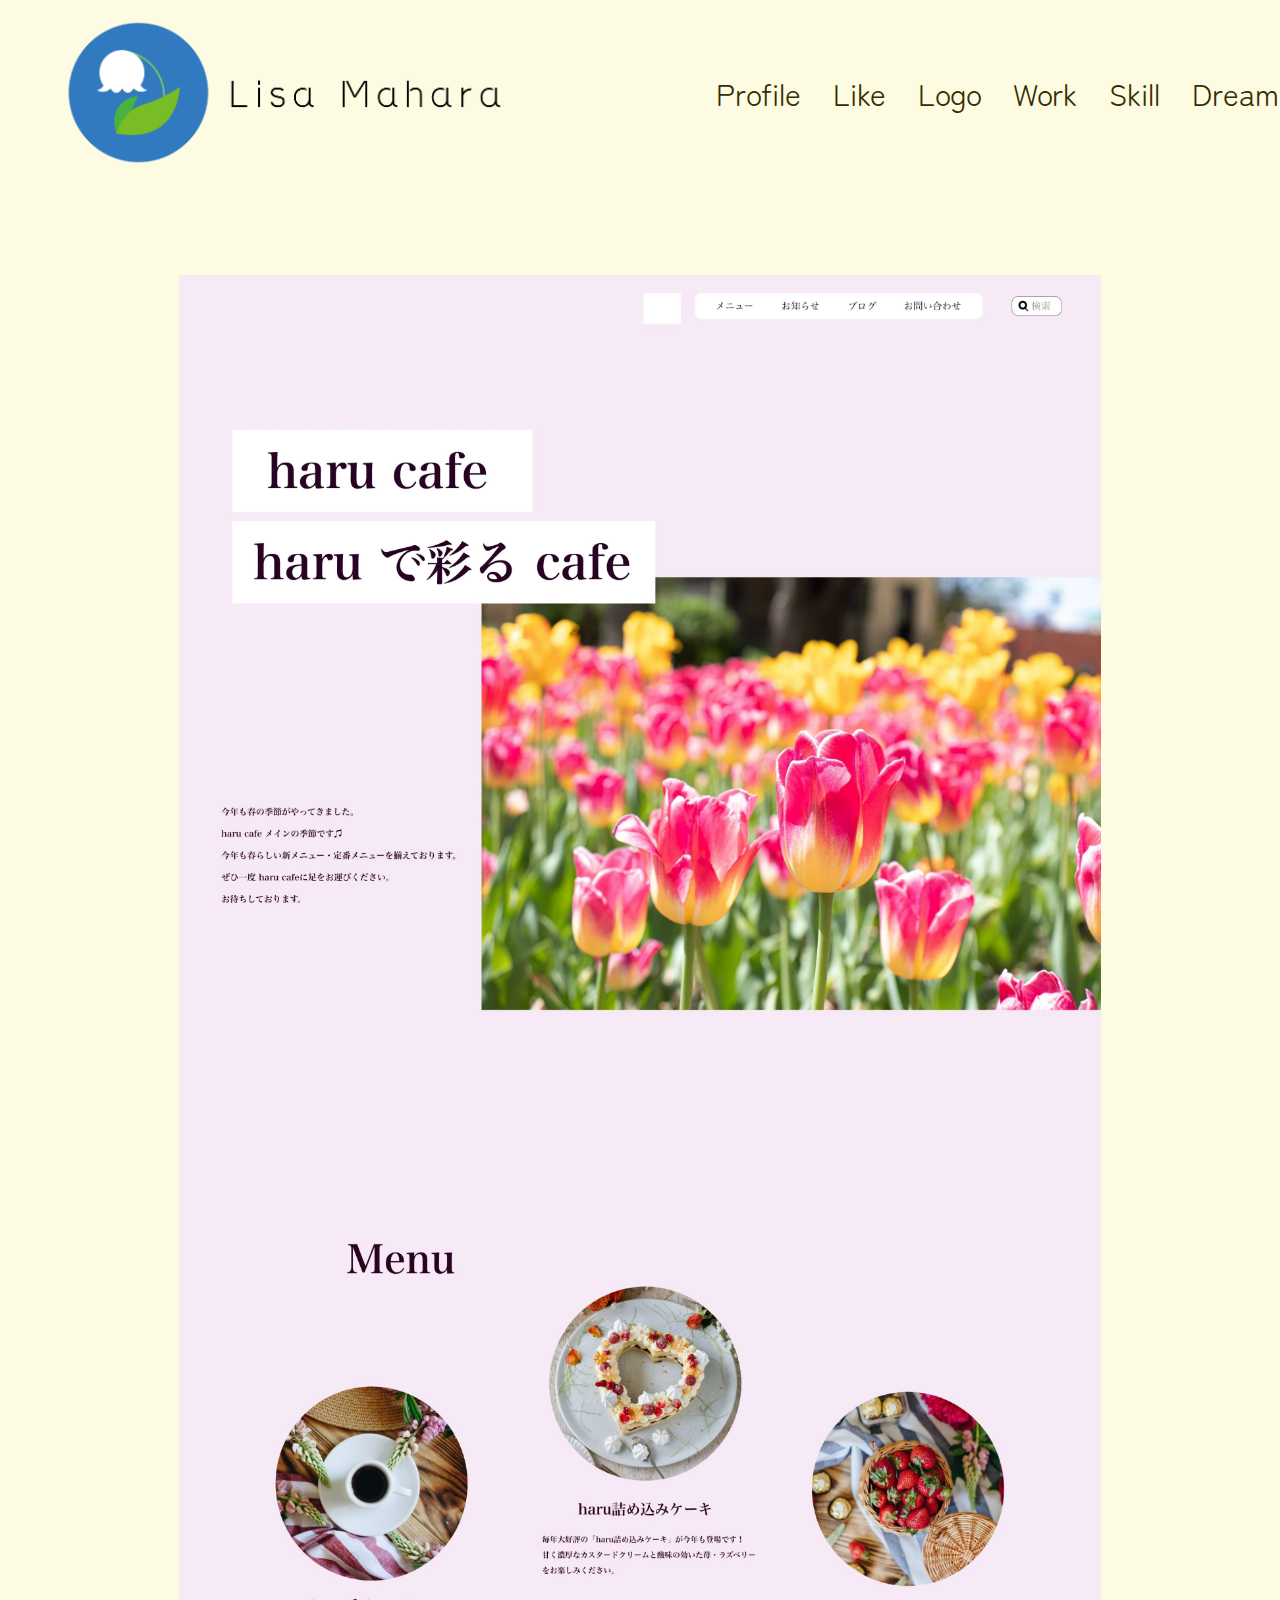
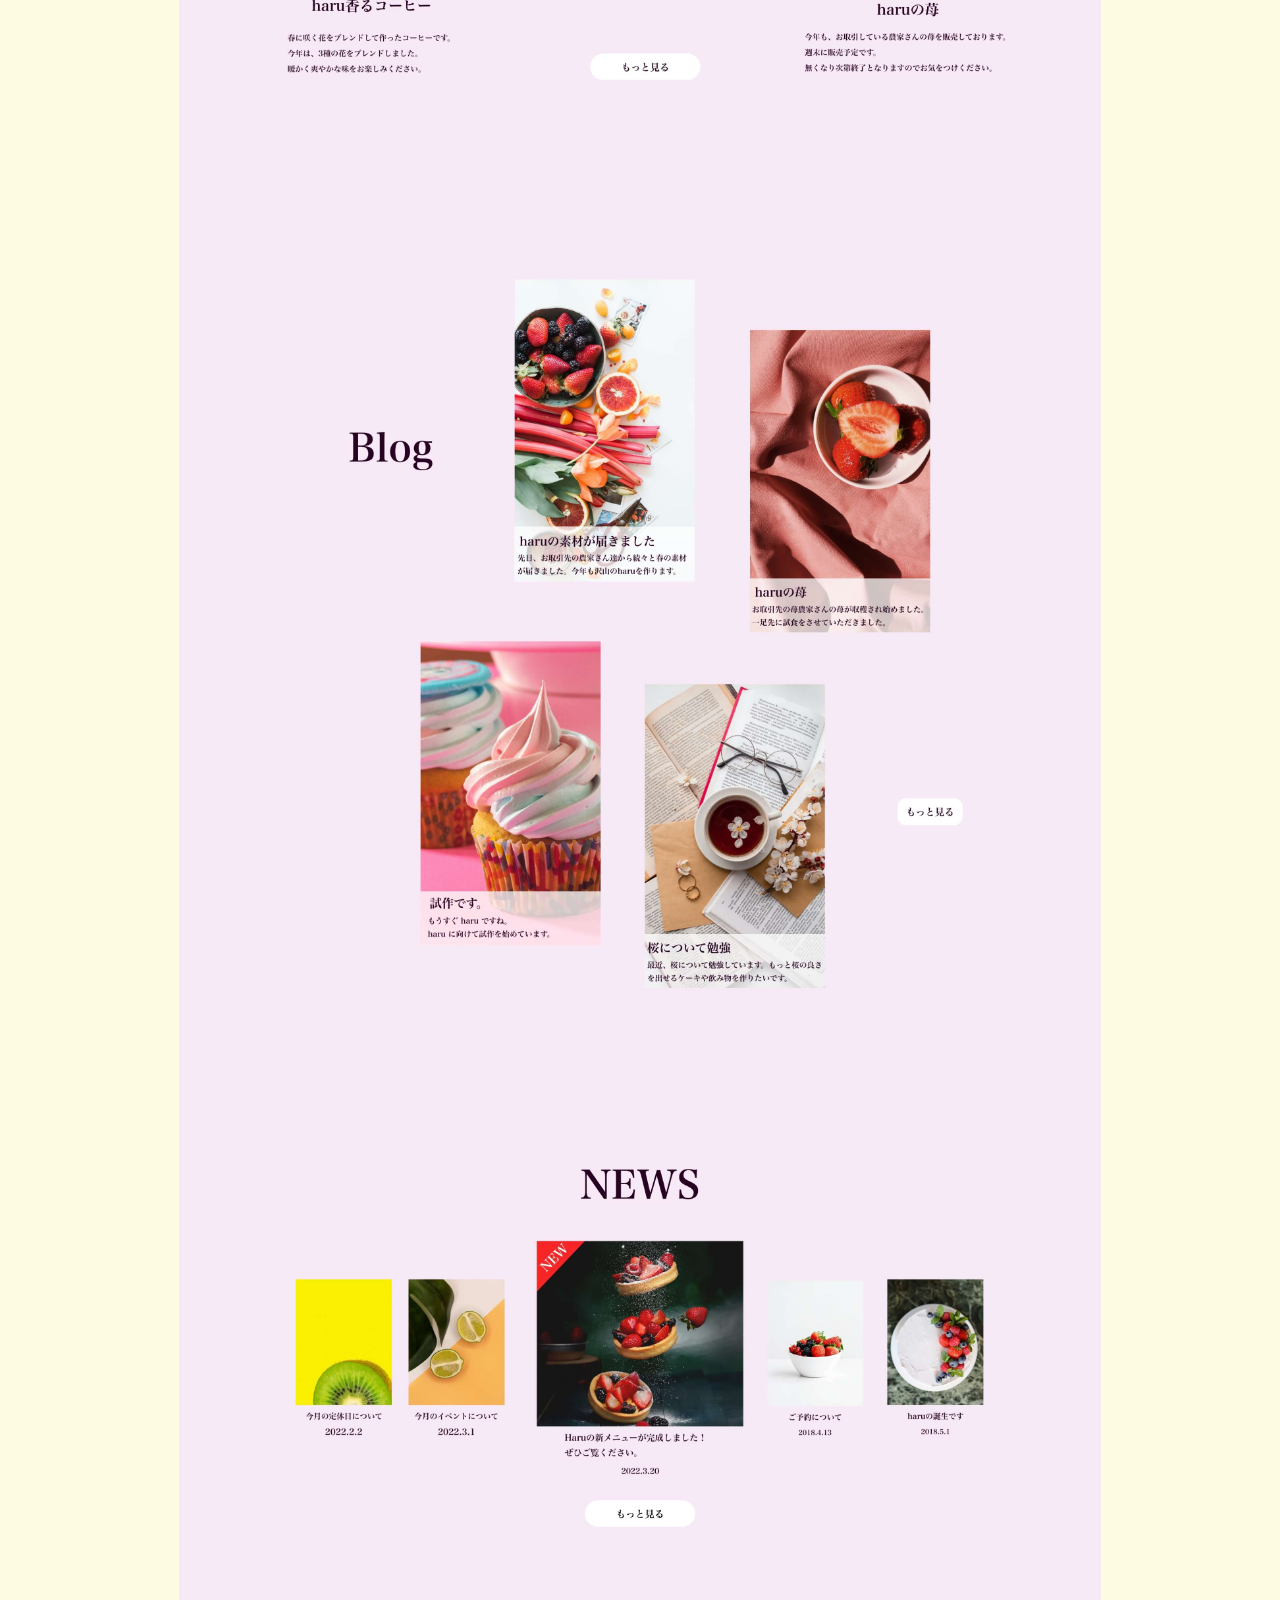
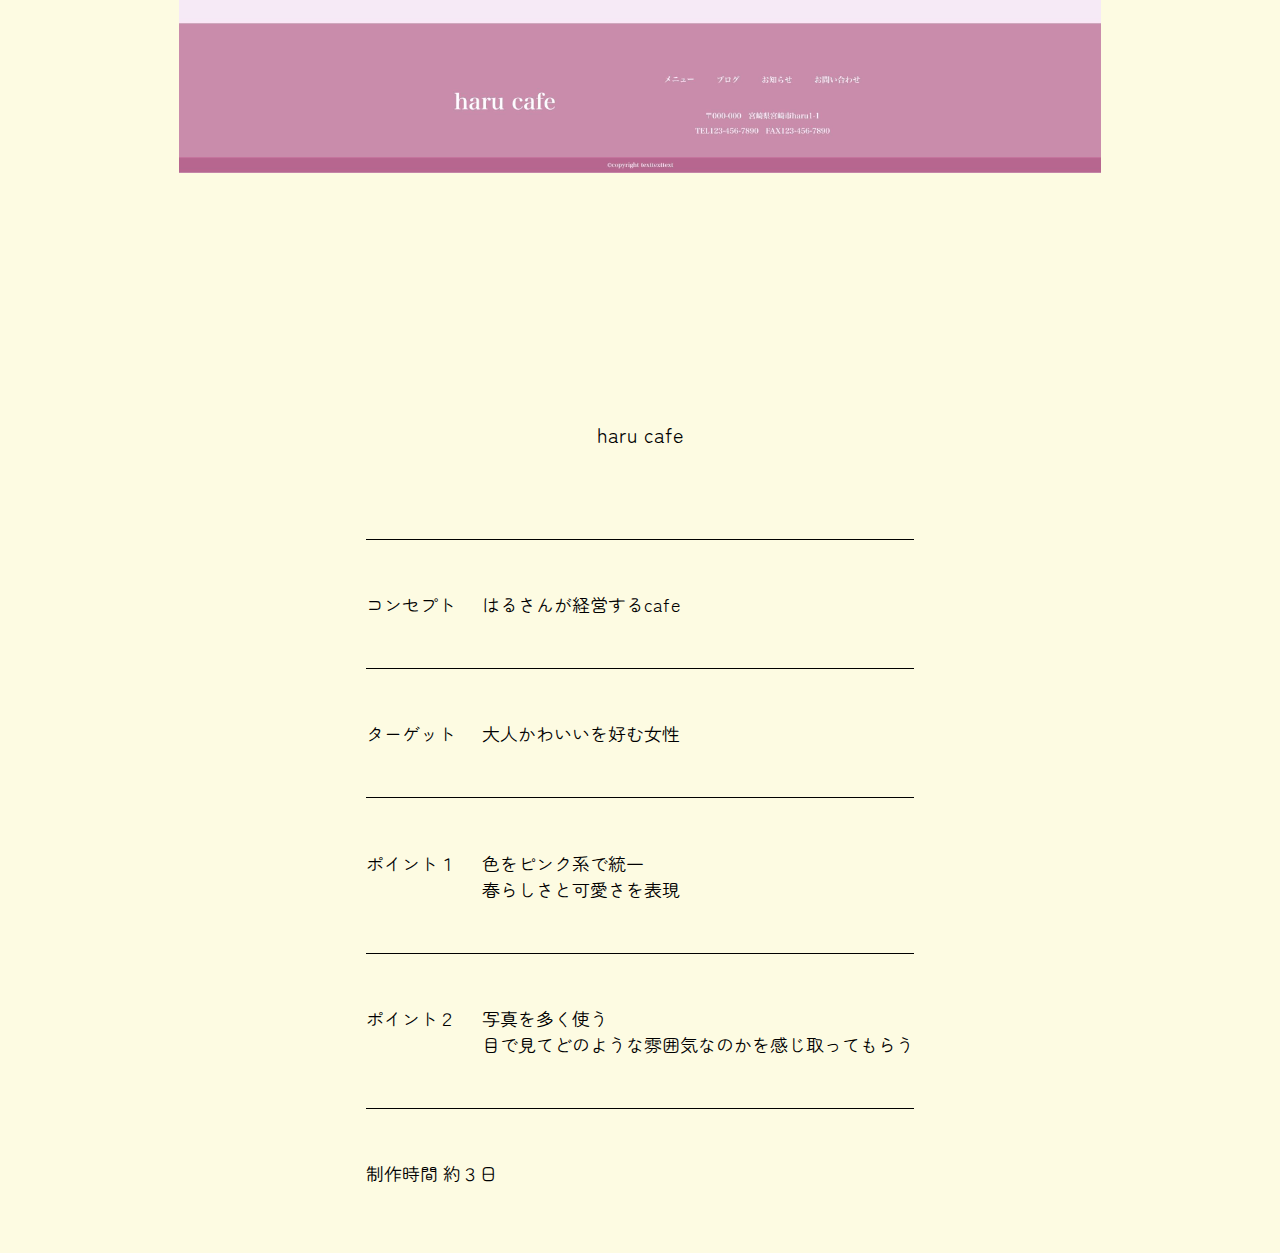
<file: web-design-spring.html>
<!DOCTYPE html>
    <html lang="ja">
        <head>
            <meta charset="UTF-8">
            <title>SELF-INTRODUCTION</title>

            <link rel="preconnect" href="https://fonts.googleapis.com">
            <link rel="preconnect" href="https://fonts.gstatic.com" crossorigin>
            <link href="https://fonts.googleapis.com/css2?family=Kalam:wght@700&family=M+PLUS+Rounded+1c:wght@100;300;500&family=Zen+Maru+Gothic&display=swap" rel="stylesheet">


            <meta name="viewport" content="width=device-width, initial-scale=1.0" />
            <script src="https://cdn.jsdelivr.net/npm/swiper@8/swiper-bundle.min.js"></script>
            <script src="https://ajax.googleapis.com/ajax/libs/jquery/3.6.1/jquery.min.js"></script>

            <link rel="stylesheet" href="https://cdn.jsdelivr.net/npm/swiper@8/swiper-bundle.min.css"/>
            <script src="https://cdn.jsdelivr.net/npm/swiper@8/swiper-bundle.min.js"></script>
            
            <link rel="stylesheet" href="./web-design-spring.css">
            <script src="./script.js"></script>
        </head>


        <body>
            
            <header class="header">
                <div class="header-inner">
                    <a class="header-logo" href="index.html"><img src="./logo/logo.png" alt=""></a>
                    <a class="header-logo768" href="index.html"><img src="./logo/logo-768.png" alt=""></a>

                    <div class="nav">
                        <ul class="nav-list">
                            <li class="nav-list-item"><a href="index.html">Profile</a></li>
                            <li class="nav-list-item"><a href="index.html">Like</a></li>
                            <li class="nav-list-item"><a href="index.html">Logo</a></li>
                            <li class="nav-list-item"><a href="index.html">Work</a></li>
                            <li class="nav-list-item"><a href="index.html">Skill</a></li>
                            <li class="nav-list-item"><a href="index.html">Dream</a></li>
                        </ul>
                    </div>

                    <div class="sp-nav-btn ">
                        <div></div>
                        <div></div>
                        <div></div>
                    </div>

                </div>
            </header>

            <main class="main">
                <section class="main-section">
                    <div class="main-section-img">
                        <img class="main-section-IMG" src="./Web-Design/Spring.jpg" alt="">
                    </div>

                    <div class="main-text-item">
                        <div>haru cafe</div>

                        <ul class="main-text-item-ul">
                            <li class="main-text-item-li">
                                <span>コンセプト</span>
                                <p>はるさんが経営するcafe</p>
                            </li>
                            <li class="main-text-item-li">
                                <span>ターゲット</span>
                                <p>大人かわいいを好む女性</p>
                            </li>
                            <li class="main-text-item-li">
                                <span>ポイント１</span>
                                <p>色をピンク系で統一<br>春らしさと可愛さを表現</p>
                            </li>
                            <li class="main-text-item-li">
                                <span>ポイント２</span>
                                <p>写真を多く使う<br>目で見てどのような雰囲気なのかを感じ取ってもらう</p>
                            </li>
                            <li class="main-text-item-li">
                                <span>制作時間 約３日</span>
                            </li>
                        </ul>
                    </div>
                </section>
            </main>
        </body>
    </html>
</file>
<file: web-design-spring.css>
@charset "UTF-8";


body{
    background-color: #FDFBE2;
    margin: 0;
}

img{
    width: 100%;
    padding: 0;
}


/*header*/
.header{
    padding: 1vw 4vw 1vw;
}
@media screen and (max-width:768px) {
    .header{
    position: fixed;
    width: 100%;
    height: 14vw;
    background-color: #fff;
    padding: 15px 0;
    z-index: 100;
}
}
@media screen and (max-width:428px) {
    .header{
    height: 10vw;
    display: flex;
    align-items: flex-end;
}
}

.header-inner{
    width: 100%;
    display: flex;
    justify-content: space-between;
    align-items: center;
}
@media screen and (max-width:768px) {
    .header-inner{
        position: fixed;
        background-color: #fff;
        width: 100%;
        display: flex;
        justify-content: space-between;
        align-items: center;
    }
    
}

.header-logo{display: block !important;}
.header-logo768{display: none !important;}

.header-logo{
    width: 622px;
}

@media screen and (max-width:1600px) {
    .header-logo{
        width: 454px;
        height: 160px;
    }
}

@media screen and (max-width:768px) {
    .header-logo{
        width: 38.8vw;
        height: 13.6vw;
    }
    .header-logo{display: none !important;}
    .header-logo768{display: block !important;}

    .header-logo768{
        width: 536px;
        height: 114px;
        margin-left: 30px;
    }
}
@media screen and (max-width:428px) {
    .header-logo{
        width: 232px;
        height: 70px;
        margin-top: 102px;
    } 
    .header-logo768{
        width: 226px;
        height: 45px;
        margin-left: 20px;
    }
}

.sp-nav-btn{
    display: none;
}

@media screen and (max-width:768px) {
    .sp-nav-btn{
        display: flex;
        flex-direction: column;
        justify-content: space-between;
        align-items: center;
        width: 75px;
        height: 47px; 
        margin-right: 50px;
        transition: all 0.3s linear;
    }

    .sp-nav-btn div{
        width: 100%;
        height: 0.4vw;
        background-color: #000;
        transition: all 0.3s linear;
    }

    .sp-nav-btn.active div{
        background-color: #000;
        transition: all 0.3 linear;
    }

    .sp-nav-btn.active{
        transition: all 0.3s linear;  
    }

    .sp-nav-btn.active div:nth-child(1){   
        transform:translateY(51px) rotate(45deg); 
        transition: all 0.3s linear;            
    }

    .sp-nav-btn.active div:nth-child(3){
        transform: translateY(8px) rotate(-45deg);    
        transition: all 0.3s linear;
    }

    .sp-nav-btn.active div:nth-child(2){
        transition: all 0.3s linear;
        width: 0;
    }

    .sp-nav-btn.active{
        transition: all 0.3s linear; 
        position: fixed;
        top: 22px;
        right: 6px;
        z-index:80;
    }
}

@media screen and (max-width:428px) {
    .sp-nav-btn{
        display: flex;
        flex-direction: column;
        justify-content: space-between;
        align-items: center;
        width: 47px;
        height: 29px; 
        margin-right: 50px;
        transition: all 0.3s linear;
    }

    .sp-nav-btn div{
        width: 100%;
        height: 0.4vw;
        background-color: #000;
        transition: all 0.3s linear;
    }

    .sp-nav-btn.active div{
        background-color: #000;
        transition: all 0.3 linear;
    }

    .sp-nav-btn.active{
        transition: all 0.3s linear;  
    }

    .sp-nav-btn.active div:nth-child(1){   
        transform:translateY(13px) rotate(45deg); 
        transition: all 0.3s linear;            
    }

    .sp-nav-btn.active div:nth-child(3){
        transform: translateY(-14px) rotate(-45deg);    
        transition: all 0.3s linear;
    }

    .sp-nav-btn.active div:nth-child(2){
        transition: all 0.3s linear;
        width: 0;
    }

    .sp-nav-btn.active{
        transition: all 0.3s linear; 
        position: fixed;
        top: 22px;
        right: 6px;
        z-index:80;
    }
}

.nav{
    text-align: end;
}

@media screen and (max-width:1600px) {
    .nav{
        text-align: end;
        margin-right: 65px;
    }
}
.nav{
    text-align: end;
}

.nav-list{
    display: flex;
    width: 35vw;
    list-style: none;
    font-family: 'Kalam', cursive;
    font-family: 'M PLUS Rounded 1c', sans-serif;
    font-family: 'Zen Maru Gothic', sans-serif;
}
@media screen and (max-width:1600px) {
    .nav-list{
        display: flex;
        width: 35vw;
        list-style: none;
        font-family: 'Kalam', cursive;
        font-family: 'M PLUS Rounded 1c', sans-serif;
        font-family: 'Zen Maru Gothic', sans-serif;
    }
}
@media screen and (max-width:768px) {
    .nav-list{
        display: none;
    }
    
    .nav.active{
        position: fixed;
        top: 0;
        left: 0;
        display: flex;
        justify-content: center;
        align-items: center;
        width: 100vw;
        height: 690px;
        z-index:70;
        font-family: 'Kalam', cursive;
        font-family: 'M PLUS Rounded 1c', sans-serif;
        font-family: 'Zen Maru Gothic', sans-serif;
    }

    .nav.active ul{
        display: flex;
        flex-direction: column;
        align-items: center;
    }
}

@media screen and (max-width:428px) {
    .nav.active{
        position: fixed;
        top: 0;
        left: 0;
        display: flex;
        justify-content: center;
        align-items: center;
        width: 100vw;
        height: 445px;
        z-index:70;
        font-family: 'Kalam', cursive;
        font-family: 'M PLUS Rounded 1c', sans-serif;
        font-family: 'Zen Maru Gothic', sans-serif;
    }
}

.nav-list-item a{
    text-decoration: none;
    color: #332E01;
    font-size:30px;
    margin-right: 1.5vw;
}
@media screen and (max-width:1600px) {
    .nav-list-item a{
        text-decoration: none;
        color: #332E01;
        font-size:30px;
        margin-right: 2.5vw;
    }
}
@media screen and (max-width:768px) {
    .nav-list-item a{
        display: block;
        text-decoration: none;
        color: #332E01;
        font-size:30px;
        background-color: #D3D1BF;
        border:solid 1px #707070;
        padding: 12px 768px;
    }
}
@media screen and (max-width:428px) {
    .nav-list-item a{
        display: block;
        text-decoration: none;
        color: #332E01;
        font-size:20px;
        background-color: #D3D1BF;
        border:solid 1px #707070;
        padding: 10px 768px;
    }
}




/*main*/
.main-section-img{
    text-align: center;
    margin-top: 7vw;
}
@media screen and (max-width:768px) {
    .main-section-img{
        text-align: center;
        margin-top: 0;
    }
}

.main-section-IMG{
    width: 72vw;
    height: 242vw;
    text-align: center;
}
@media screen and (max-width:768px) {
    .main-section-IMG{
        width: 72vw;
        height: 242vw;
        text-align: center;
        margin-top: 27vw;
    }
}

.main-text-item{
    margin-top: 19vw;
}

.main-text-item div{
    font-size: 20px;
    font-family: 'Kalam', cursive;
    font-family: 'M PLUS Rounded 1c', sans-serif;
    font-family: 'Zen Maru Gothic', sans-serif;
}
@media screen and (max-width:768px) {
    .main-text-item div{
    font-size: 18px;
    font-family: 'Kalam', cursive;
    font-family: 'M PLUS Rounded 1c', sans-serif;
    font-family: 'Zen Maru Gothic', sans-serif;
}
}
@media screen and (max-width:428px) {
    .main-text-item div{
    font-size: 16px;
    font-family: 'Kalam', cursive;
    font-family: 'M PLUS Rounded 1c', sans-serif;
    font-family: 'Zen Maru Gothic', sans-serif;
}
}

.main-text-item-ul{
    margin-top: 7vw;
}

.main-text-item{
    display: flex;
    flex-direction: column;
    align-items: center;
}

.main-text-item-ul{
    list-style: none;
    padding: 0;
}

.main-text-item-li{
    display: flex;
    border-top:solid 1px #000;
    padding: 4vw 0;
}

span,p{
    font-size: 18px;
    font-family: 'Kalam', cursive;
    font-family: 'M PLUS Rounded 1c', sans-serif;
    font-family: 'Zen Maru Gothic', sans-serif;
}
@media screen and (max-width:428px) {
    span,p{
        font-size: 12px;
        font-family: 'Kalam', cursive;
        font-family: 'M PLUS Rounded 1c', sans-serif;
        font-family: 'Zen Maru Gothic', sans-serif;
    }
}

span{
    margin-right: 2vw;
}

p{
    margin: 0;
}
</file>
